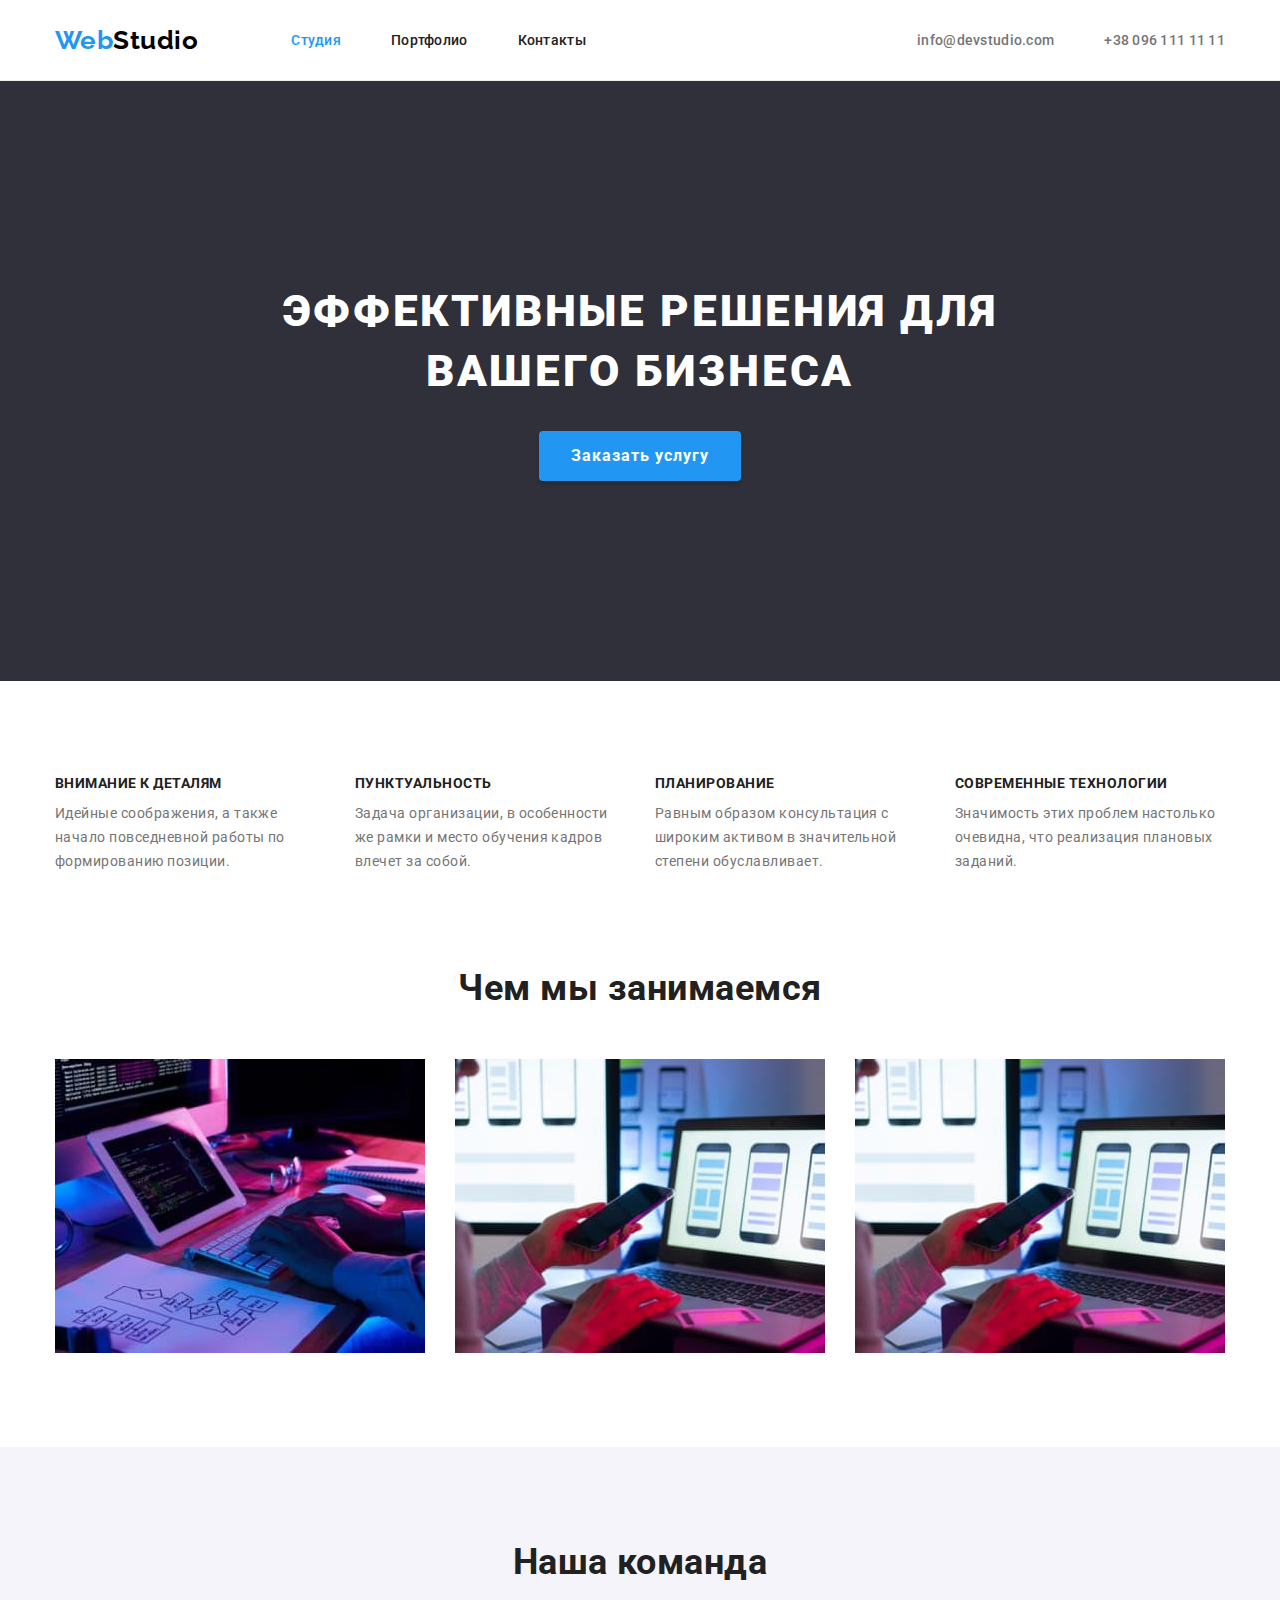
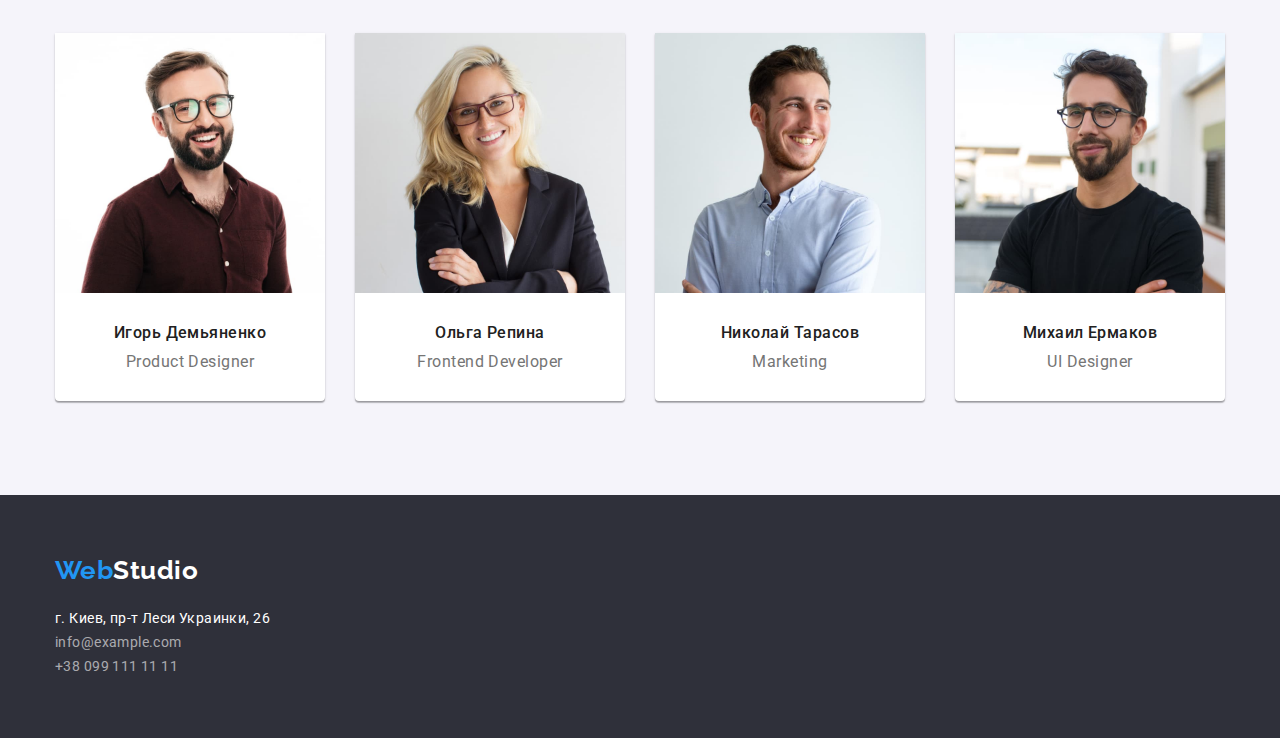
<file: index.html>
<!DOCTYPE html>
<html lang="ru">

<head>
    <meta charset="UTF-8" />
    <meta http-equiv="X-UA-Compatible" content="IE=edge" />
    <meta name="viewport" content="width=device-width, initial-scale=1.0" />
    <title>Студия</title>
    <link rel="stylesheet" href="./css/normalize.css">
    <link rel="preconnect" href="https://fonts.googleapis.com" />
    <link rel="preconnect" href="https://fonts.gstatic.com" crossorigin />
    <link
        href="https://fonts.googleapis.com/css2?family=Raleway:wght@700&family=Roboto:wght@400;500;700;900&display=swap"
        rel="stylesheet" />
    <link rel="stylesheet" href="./css/style.css" />
    
</head>
<body>
    <header>
        <div class="container header-alignment">
            <a href="./index.html" lang="en" class="link logo-header"><span class="logo-part">Web</span>Studio</a>
            <nav>
                <ul class="list menu-alignment">
                    <li><a href="./index.html" class="link main-menu current">Cтудия</a></li>
                    <li><a href="./portfolio.html" class="link main-menu">Портфолио</a></li>
                    <li><a href="" class="link main-menu">Контакты</a></li>
                </ul>
            </nav>
            <ul class="list contacts-alignment">
                <li><a class="link contacts-header" href="mailto:info@devstudio.com">info@devstudio.com</a></li>
                <li><a class="link contacts-header" href="tel:+380961111111">+38 096 111 11 11</a></li>
            </ul>
        </div>
    </header>
    <main>
        <section class="section hero">
            <div class="container">
                <h1 class="header-hero">Эффективные решения для <br> вашего бизнеса</h1>
                <button type="button" class="hero-button">Заказать услугу</button>
            </div>
        </section>
        <section class="section-feature">
            <div class="container">
                <h2 class="visually-hidden">Features</h2>
                <ul class="list alignment">
                    <li class="feature-containt">
                        <h3 class="feature-header">Внимание к деталям</h3>
                        <p class="feature-paragraph">Идейные соображения, а также начало повседневной работы по
                            формированию позиции.</p>
                    </li>
                    <li class="feature-containt">
                        <h3 class="feature-header">Пунктуальность</h3>
                        <p class="feature-paragraph">Задача организации, в особенности же рамки и место обучения кадров
                            влечет за собой.</p>

                    </li>
                    <li class="feature-containt">
                        <h3 class="feature-header">Планирование</h3>
                        <p class="feature-paragraph">Равным образом консультация с широким активом в значительной
                            степени обуславливает.</p>
                    </li>
                    <li class="feature-containt">
                        <h3 class="feature-header">Современные технологии</h3>
                        <p class="feature-paragraph">Значимость этих проблем настолько очевидна, что реализация плановых
                            заданий.</p>
                    </li>
                </ul>
            </div>
        </section>
        <section class="section no-padding">
            <div class="container">
                <h2 class="index-header">Чем мы занимаемся</h2>
                <ul class="list alignment">
                    <li><img src="./img/image1.jpg" alt="Программирование" width="370" height="294"></li>
                    <li><img src="./img/image2.jpg" alt="Разработка" width="370" height="294"></li>
                    <li><img src="./img/image2.jpg" alt="Дизайн" width="370" height="294"></li>
                </ul>
            </div>
        </section>
        <section class="section team">
            <div class="container">
                <h2 class="index-header">Наша команда</h2>
                <ul class="list alignment">
                    <li class="team-card">
                        <img src="./img/photo1.jpg" alt="Ольга Репина" width="270" height="260">
                        <div class="team-containt">
                        <h3 class="team-name">Игорь Демьяненко</h3>
                        <p class="team-post" lang="en">Product Designer</p>
                        </div>
                    </li>
                    <li class="team-card">
                        <img src="./img/photo2.jpg" alt="Ольга Репина" width="270" height="260">
                        <div class="team-containt">
                        <h3 class="team-name">Ольга Репина</h3>
                        <p class="team-post" lang="en">Frontend Developer</p>
                        </div>
                    </li>
                    <li class="team-card">
                        <img src="./img/photo3.jpg" alt="Николай Тарасов" width="270" height="260">
                        <div class="team-containt">
                        <h3 class="team-name">Николай Тарасов</h3>
                        <p class="team-post" lang="en">Marketing</p>
                        </div>
                    </li>
                    <li class="team-card">
                        <img src="./img/photo4.jpg" alt="Михаил Ермаков" width="270" height="260">
                        <div class="team-containt">
                        <h3 class="team-name">Михаил Ермаков</h3>
                        <p class="team-post" lang="en">UI Designer</p>
                        </div>
                    </li>
                </ul>
            </div>
        </section>
    </main>
    <footer>
        <div class="container">
            <a href="./index.html" lang="en" class="link logo-footer"><span class="logo-part">Web</span>Studio</a>
            <address>
                <ul class="list">
                    <li class="footer-address"><a href="https://goo.gl/maps/jvZkEeuZgT2ocz416" rel="noopener nofollow noreferrer"
                            class="link adress-footer">г. Киев, пр-т Леси Украинки, 26</a></li>
                    <li class="footer-address"><a href="mailto:info@example.com" class="link contacts-footer">info@example.com</a></li>
                    <li class="footer-address"><a href="tel:+380991111111" class="link contacts-footer">+38 099 111 11 11</a></li>
                </ul>
            </address>
        </div>
    </footer>
</body>

</html>
</file>
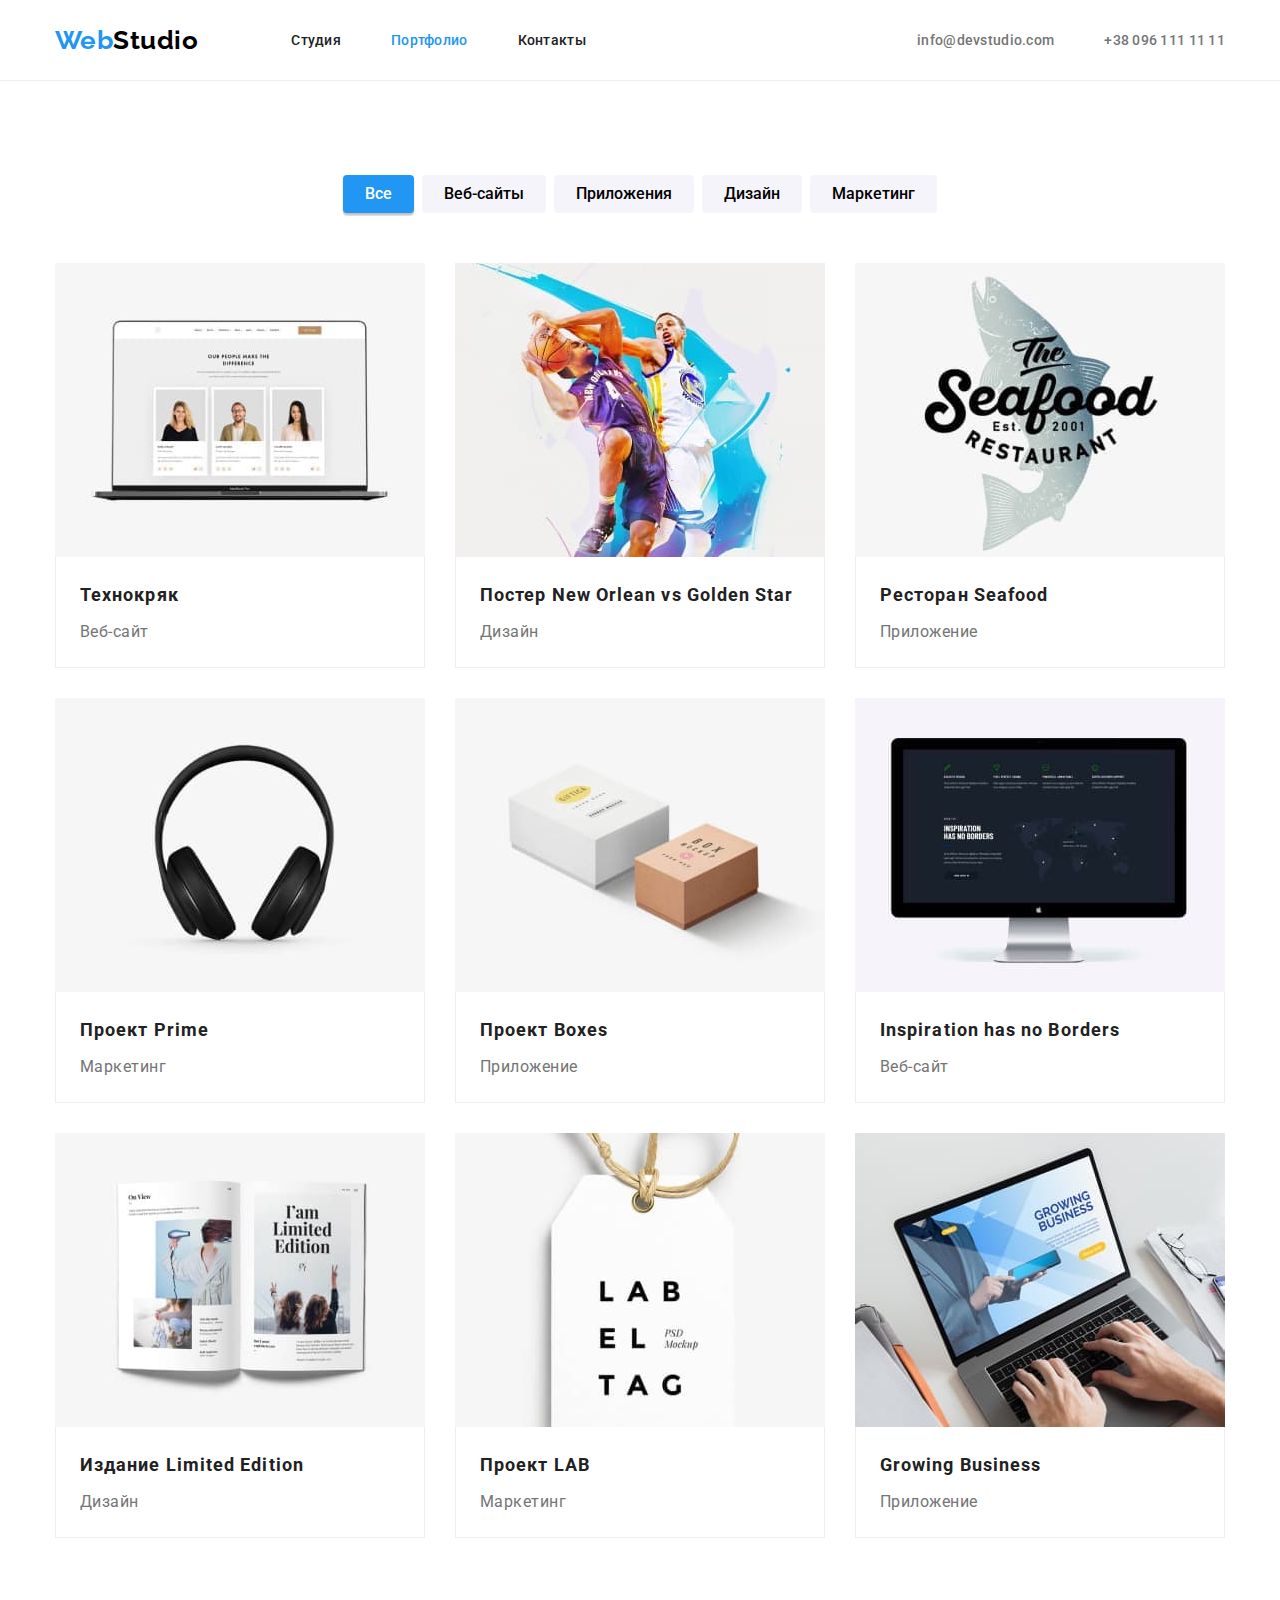
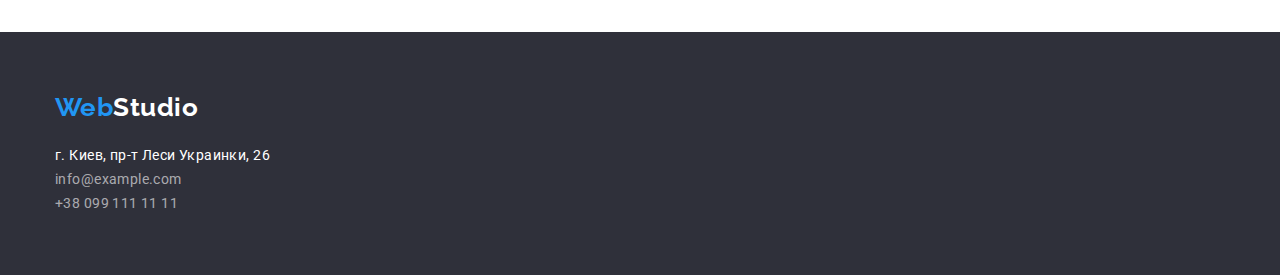
<file: portfolio.html>
<!DOCTYPE html>
<html lang="ru">

<head>
    <meta charset="UTF-8" />
    <meta http-equiv="X-UA-Compatible" content="IE=edge" />
    <meta name="viewport" content="width=device-width, initial-scale=1.0" />
    <title>Портфолио</title>
    <link rel="stylesheet" href="./css/normalize.css">
    <link rel="preconnect" href="https://fonts.googleapis.com" />
    <link rel="preconnect" href="https://fonts.gstatic.com" crossorigin />
    <link
        href="https://fonts.googleapis.com/css2?family=Raleway:wght@700&family=Roboto:wght@400;500;700;900&display=swap"
        rel="stylesheet" />
    <link rel="stylesheet" href="./css/style.css" />
   
</head>
<body>
    <header>
        <div class="container header-alignment">
            <a href="./index.html" lang="en" class="link logo-header"><span class="logo-part">Web</span>Studio</a>
            <nav>
                <ul class="list menu-alignment">
                    <li><a href="./index.html" class="link main-menu">Cтудия</a></li>
                    <li><a href="./portfolio.html" class="link main-menu current">Портфолио</a></li>
                    <li><a href="" class="link main-menu">Контакты</a></li>
                </ul>
            </nav>
            <ul class="list contacts-alignment">
                <li><a class="link contacts-header" href="mailto:info@devstudio.com">info@devstudio.com</a></li>
                <li><a class="link contacts-header" href="tel:+380961111111">+38 096 111 11 11</a></li>
            </ul>
        </div>
    </header>
    <main>
        <section class="section no-padding">
            <div class="container">
                <h1 class="visually-hidden">Projects</h1>
                <ul class="list filters">
                    <li><button type="button" class="filter current-btn">Все</button></li>
                    <li><button type="button" class="filter">Веб-сайты</button></li>
                    <li><button type="button" class="filter">Приложения</button></li>
                    <li><button type="button" class="filter">Дизайн</button></li>
                    <li><button type="button" class="filter">Маркетинг</button></li>
                </ul>
                <ul class="list projects">
                    <li class="project">
                        <a href="" class="link project-link">
                            <img src="./img/notebook.jpg" alt="Технокряк" width="370" height="294">
                            <div class="project-border">
                                <h2 class="project-header">Технокряк</h2>
                                <p class="project-paragraph">Веб-сайт</p>
                            </div>
                        </a>
                    </li>
                    <li class="project">
                        <a href="" class="link project-link">
                            <img src="./img/basketball.jpg" alt="Постер New Orlean vs Golden Star" width="370"
                                height="294">
                            <div class="project-border">
                                <h2 class="project-header">Постер <span lang="en">New Orlean vs Golden Star</span></h2>
                                <p class="project-paragraph">Дизайн</p>
                            </div>
                        </a>
                    </li>
                    <li class="project">
                        <a href="" class="link project-link">
                            <img src="./img/seafood.jpg" alt="Ресторан Seafood" width="370" height="294">
                            <div class="project-border">
                                <h2 class="project-header">Ресторан <span lang="en">Seafood</span></h2>
                                <p class="project-paragraph">Приложение</p>
                            </div>
                        </a>
                    </li>
                    <li class="project">
                        <a href="" class="link project-link">
                            <img src="./img/headphones.jpg" alt="Проект Prime" width="370" height="294">
                            <div class="project-border">
                                <h2 class="project-header">Проект <span lang="en">Prime</span></h2>
                                <p class="project-paragraph">Маркетинг</p>
                            </div>
                        </a>
                    </li>
                    <li class="project">
                        <a href="" class="link project-link">
                            <img src="./img/boxes.jpg" alt="Проект Boxes" width="370" height="294">
                            <div class="project-border">
                                <h2 class="project-header">Проект <span lang="en">Boxes</span></h2>
                                <p class="project-paragraph">Приложение</p>
                            </div>
                        </a>
                    </li>
                    <li class="project">
                        <a href="" class="link project-link">
                            <img src="./img/monitor.jpg" alt="Inspiration has no Borders" width="370"
                                height="294">
                            <div class="project-border">
                                <h2 class="project-header" lang="en">Inspiration has no Borders</h2>
                                <p class="project-paragraph">Веб-сайт</p>
                            </div>
                        </a>
                    </li>
                    <li class="project">
                        <a href="" class="link project-link">
                            <img src="./img/magazine.jpg" alt="Издание Limited Edition" width="370"
                                height="294">
                            <div class="project-border">
                                <h2 class="project-header">Издание <span lang="en">Limited Edition</span></h2>
                                <p class="project-paragraph">Дизайн</p>
                            </div>
                        </a>
                    </li>
                    <li class="project">
                        <a href="" class="link project-link">
                            <img src="./img/lab.jpg" alt="Проект LAB" width="370" height="294">
                            <div class="project-border">
                                <h2 class="project-header">Проект <span lang="en">LAB</span></h2>
                                <p class="project-paragraph">Маркетинг</p>
                            </div>
                        </a>
                    </li>
                    <li class="project">
                        <a href="" class="link project-link">
                            <img src="./img/notebook2.jpg" alt="Growing Business" width="370" height="294">
                            <div class="project-border">
                                <h2 class="project-header" lang="en">Growing Business</h2>
                                <p class="project-paragraph">Приложение</p>
                            </div>
                        </a>
                    </li>
                </ul>
            </div>
        </section>
    </main>
    <footer>
        <div class="container">
            <a href="./index.html" lang="en" class="link logo-footer"><span class="logo-part">Web</span>Studio</a>
            <address>
                <ul class="list">
                    <li><a href="https://goo.gl/maps/jvZkEeuZgT2ocz416" rel="noopener nofollow noreferrer"
                            class="link adress-footer">г. Киев, пр-т Леси Украинки, 26</a></li>
                    <li><a href="mailto:info@example.com" class="link contacts-footer">info@example.com</a></li>
                    <li><a href="tel:+380991111111" class="link contacts-footer">+38 099 111 11 11</a></li>
                </ul>
            </address>
        </div>
    </footer>
</body>

</html>
</file>
<file: css/style.css>
html {
    box-sizing: border-box;
}


body {
    font-family: 'Roboto', 'Raleway', sans-serif;
    color: #212121;
    letter-spacing: 0.03em;
}

p,
h1,
h2,
h3,
h4,
h5,
h6 {
    margin: 0;
}

ul,
ol {
    margin: 0;
    padding-left: 0;
}

img {
    display: block;
    max-width: 100%;
    height: auto;
}

.container {
    width: 1200px;
    margin-left: auto;
    margin-right: auto;
    padding-left: 15px;
    padding-right: 15px;
}

:root {
    --bgd-color: #2F303A;
    --accent-color: #2196F3;
    --special-color: #188CE8;
    --p-color: #757575;
    --milk-color: #F5F4FA;
    --main-color: #212121;
    --clear-gray-color: rgba(255, 255, 255, 0.6);
    --light-gray-color: rgba(238, 238, 238, 1);
    --white-color: #fff;
    --black-color: #000;
}

.section {
    padding-top: 94px;
    padding-bottom: 94px;
}


.link {
    text-decoration: none;
}


.list {
    list-style-type: none;
}

.visually-hidden {
    position: absolute;
    width: 1px;
    height: 1px;
    margin: -1px;
    border: 0;
    padding: 0;
    white-space: nowrap;
    clip-path: inset(100%);
    clip: rect(0 0 0 0);
    overflow: hidden;
}

header {
    border-bottom: 1px solid var(--light-gray-color);
}

.logo-header {
    color: var(--black-color);
    font-family: 'Raleway';
    font-weight: 700;
    font-size: 26px;
    line-height: 31px;
    margin-right: 93px;
}

.logo-part {
    color: var(--accent-color);
}

.header-alignment {
    display: flex;
    align-items: center;
}

.menu-alignment {
    display: flex;
    gap: 50px;
}

.main-menu {
    color: inherit;
    letter-spacing: 0.02em;
    font-weight: 500;
    font-size: 14px;
    line-height: 16px;
    display: block;
    padding: 32px 0;
}

.link:hover,
.link:focus,
.current {
    color: var(--accent-color);
}

.contacts-alignment {
    display: flex;
    margin-left: auto;
    gap: 50px;
}

.contacts-header {
    color: var(--p-color);
    font-weight: 500;
    font-size: 14px;
    line-height: 16px;
    letter-spacing: 0.02em;
    display: flex;
    padding: 32px 0;
}

.hero {
    background-color: var(--bgd-color);
    text-align: center;
    padding: 200px 0;
}

.header-hero {
    font-weight: 900;
    font-size: 44px;
    line-height: 60px;
    color: var(--white-color);
    text-transform: uppercase;
    letter-spacing: 0.06em;
    margin-bottom: 30px;
}



.hero-button {
    color: var(--white-color);
    background-color: var(--accent-color);
    cursor: pointer;
    border: none;
    box-shadow: 0px 4px 4px rgba(0, 0, 0, 0.15);
    border-radius: 4px;
    padding: 10px 32px;
    font-weight: 700;
    font-size: 16px;
    line-height: 30px;
    letter-spacing: 0.06em;
    font-family: inherit;
}

.main-page-button:hover .main-page-button:focus {
    background-color: var(--special-color);
}

.alignment {
    display: flex;
    gap: 30px;
}

.section-feature{
    padding-top: 94px;
}

.feature-containt{
    width: 270px;
}

.feature-header {
    font-weight: 700;
    font-size: 14px;
    line-height: 16px;
    text-transform: uppercase;
    margin-bottom: 10px;
}

.feature-paragraph {
    font-weight: 400;
    font-size: 14px;
    line-height: 24px;
    color: var(--p-color);
}

.index-header {
    font-weight: 700;
    font-size: 36px;
    line-height: 42px;
    text-align: center;
    margin-bottom: 50px;
}

.team {
    background-color: var(--milk-color);
}

.team-card {
    box-shadow: 0px 1px 3px rgba(0, 0, 0, 0.12), 0px 1px 1px rgba(0, 0, 0, 0.14), 0px 2px 1px rgba(0, 0, 0, 0.2);
    border-radius: 0px 0px 4px 4px;
    background-color: var(--white-color);
    text-align: center;
}

.team-containt{
    padding:30px;}

.team-name {
    font-weight: 500;
    font-size: 16px;
    line-height: 19px;
    margin-bottom: 10px;
    
}

.team-post {
    font-weight: 400;
    font-size: 16px;
    line-height: 19px;
    color: var(--p-color);
    
}

footer {
    background-color: var(--bgd-color);
    padding: 60px 0;
}

.logo-footer {
    color: var(--white-color);
    font-family: 'Raleway';
    font-weight: 700;
    font-size: 26px;
    line-height: 31px;
    display: block;
}

address {
    font-family: inherit;
    font-style: normal;
    margin-top: 20px;
    font-weight: 400;
    font-size: 14px;
    line-height: 24px;
    letter-spacing: 0.03em;
    color: var(--white-color);
}



.contacts-footer {
    color: var(--clear-gray-color);
    display: flex;
}

.adress-footer {
    color: var(--white-color);
    display: flex;
}


.filters {
    display: flex;
    justify-content: center;
    margin-bottom: 50px;
    gap: 8px;
}

.filter {
    cursor: pointer;
    background-color: var(--milk-color);
    border-radius: 4px;
    border: none;
    padding: 6px 22px;
    font-weight: 500;
    font-size: 16px;
    line-height: 26px;
    text-align: center;
    font-family: inherit;
}

.filter:focus,
.filter:hover,
.current-btn {
    color: var(--white-color);
    background-color: var(--accent-color);
    box-shadow: 0px 3px 1px rgba(0, 0, 0, 0.1), 0px 1px 2px rgba(0, 0, 0, 0.08), 0px 2px 2px rgba(0, 0, 0, 0.12);
}

.projects {
    display: flex;
    flex-wrap: wrap;
    gap: 30px;
}

.project {
    flex-basis: calc((100% - 60px) / 3);
}

.project-border {
    border: 1px solid var(--light-gray-color);
    background-color: var(--white-color);
    border-top: none;
    padding: 20px 24px;
}

.project-link {
    display: block;
}

.project-header {
    font-weight: 700;
    font-size: 18px;
    line-height: 36px;
    letter-spacing: 0.06em;
    color: var(--main-color);
    text-align: left;
    margin-bottom: 4px;
}

.project-paragraph {
    font-weight: 400;
    font-size: 16px;
    line-height: 30px;
    color: var(--p-color);
}
</file>
